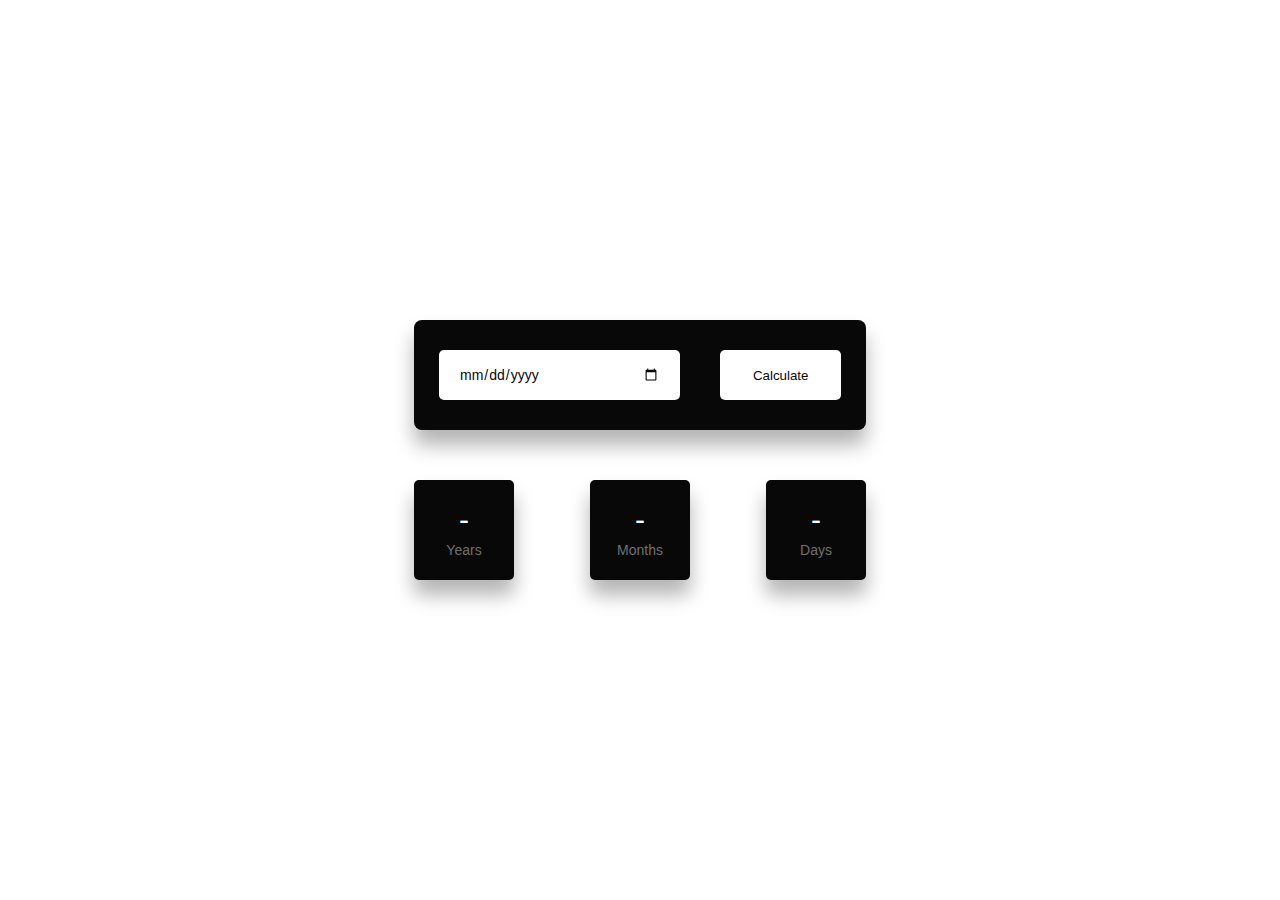
<file: Advanced/Age Calculator/index.html>
<!DOCTYPE html>
<html lang="en">

<head>
    <meta charset="UTF-8">
    <meta http-equiv="X-UA-Compatible" content="IE=edge">
    <meta name="viewport" content="width=device-width, initial-scale=1.0">
    <title>Age Calculator </title>
    <link rel="stylesheet" href="style.css">
</head>

<body>
    <div class="container">
        <div class="inputs-wrapper">
            <input type="date" id="date-input">
            <button onclick="ageCalculate()">Calculate</button>
        </div>
        <div class="outputs-wrapper">
            <div>
                <span id="years">
                    -
                </span>
                <p>
                    Years
                </p>
            </div>
            <div>
                <span id="months">
                    -
                </span>
                <p>
                    Months
                </p>
            </div>
            <div>
                <span id="days">
                    -
                </span>
                <p>
                    Days
                </p>
            </div>
        </div>
    </div>



    <script src="./app.js"></script>
</body>

</html>
</file>
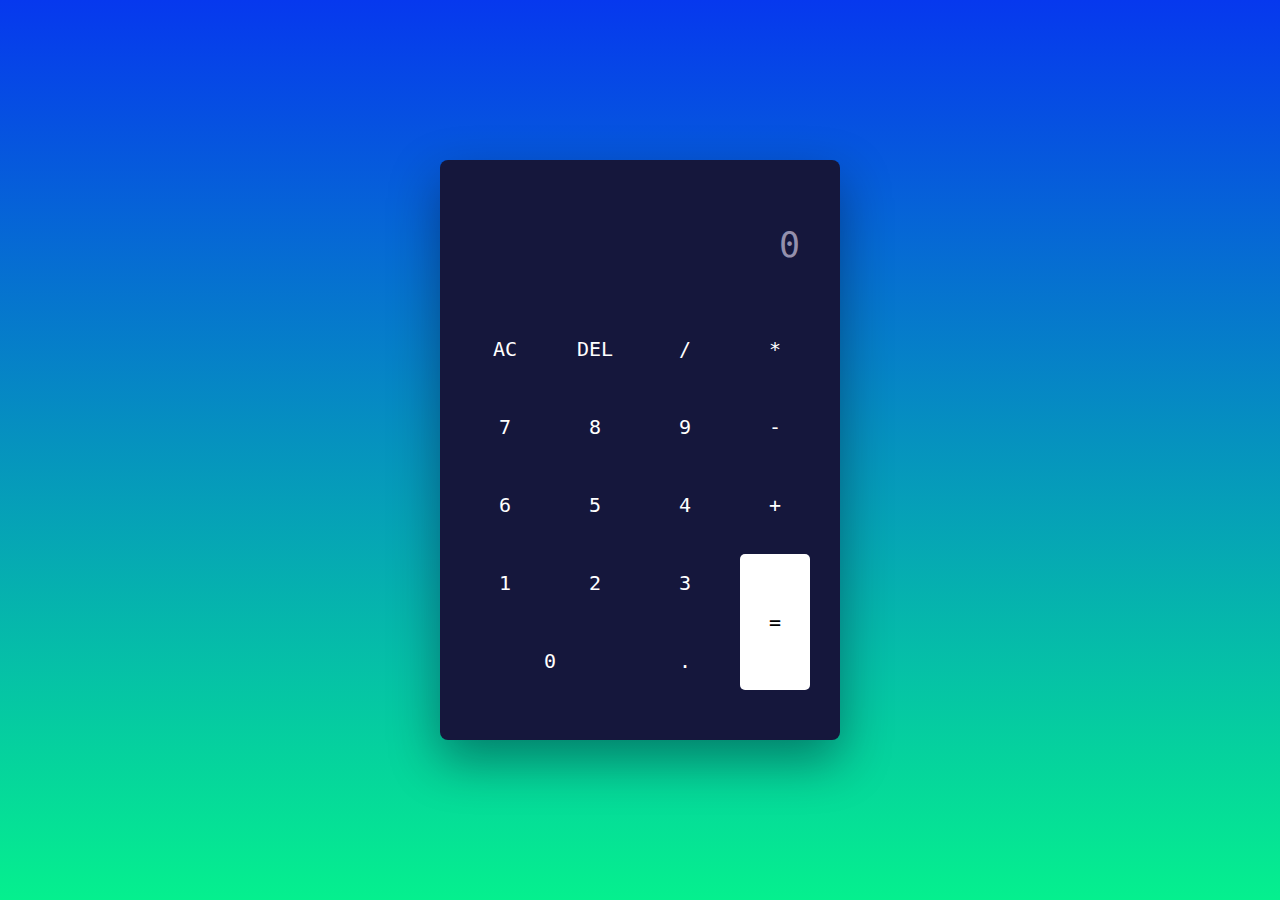
<file: Advanced/Calcuator/index.html>
<!DOCTYPE html>
<html lang="en">
<head>
    <meta charset="UTF-8">
    <meta http-equiv="X-UA-Compatible" content="IE=edge">
    <meta name="viewport" content="width=device-width, initial-scale=1.0">
    <title>Js CalCulator</title>
    <link rel="stylesheet" href="style.css">
</head>
<body>
    <div class="calculator">
        <div class="display">
          <input type="text" placeholder="0" id="input" disabled />
        </div>
        <div class="buttons">
          <input type="button" value="AC" id="clear" />
          <input type="button" value="DEL" id="erase" />
          <input type="button" value="/" class="input-button" />
          <input type="button" value="*" class="input-button" />
          <input type="button" value="7" class="input-button" />
          <input type="button" value="8" class="input-button" />
          <input type="button" value="9" class="input-button" />
          <input type="button" value="-" class="input-button" />
          <input type="button" value="6" class="input-button" />
          <input type="button" value="5" class="input-button" />
          <input type="button" value="4" class="input-button" />
          <input type="button" value="+" class="input-button" />
          <input type="button" value="1" class="input-button" />
          <input type="button" value="2" class="input-button" />
          <input type="button" value="3" class="input-button" />
          <input type="button" value="=" id="equal" />
          <input type="button" value="0" class="input-button" />
          <input type="button" value="." class="input-button" />
        </div>
      </div>

    <script src="./app.js"></script>
</body>
</html>
</file>
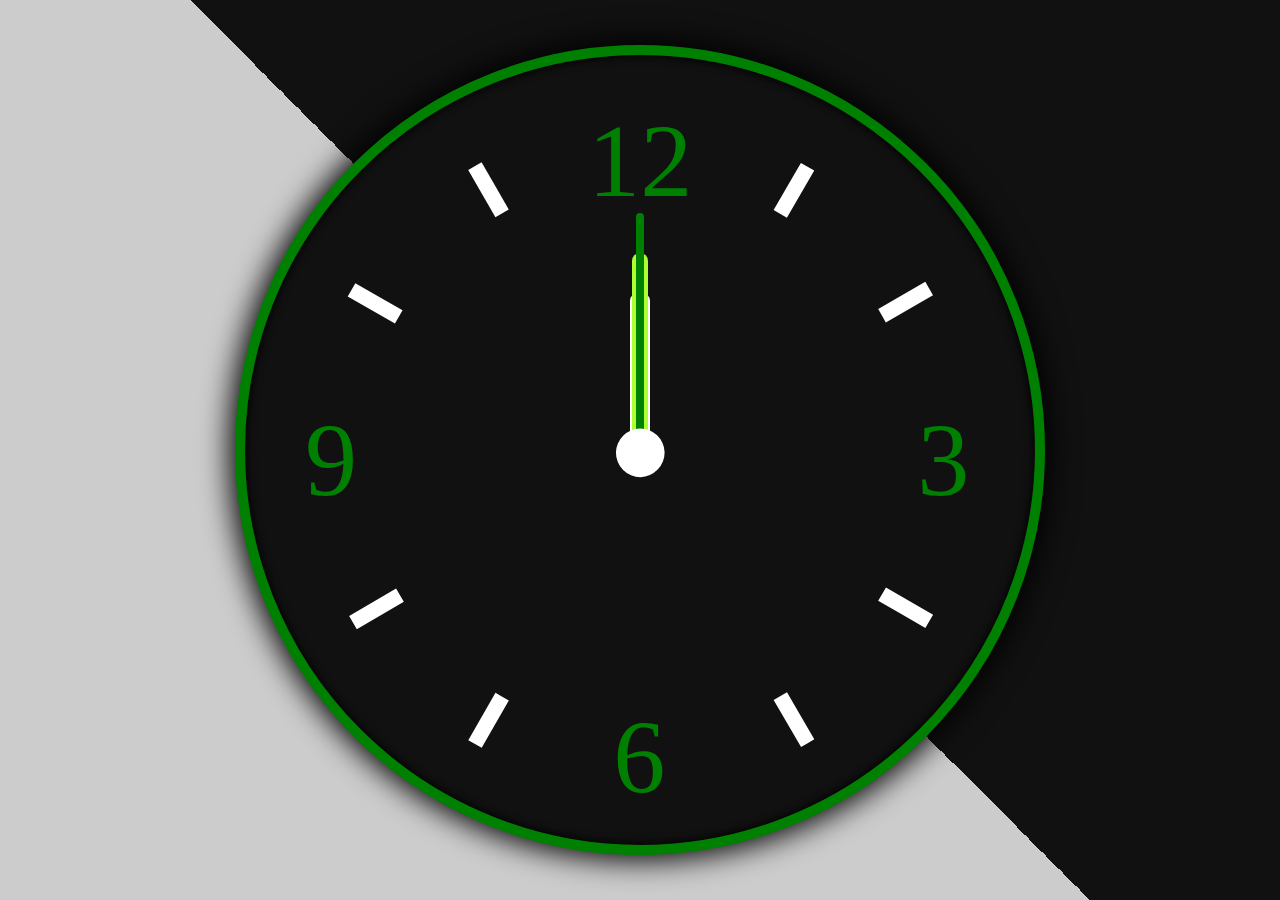
<file: Advanced/Clock/index.html>
<!DOCTYPE html>
<html lang="en">
<head>
    <meta charset="UTF-8">
    <meta http-equiv="X-UA-Compatible" content="IE=edge">
    <meta name="viewport" content="width=device-width, initial-scale=1.0">
    <title>Document</title>
    <link rel="stylesheet" href="./style.css">
</head>
<body>
    <div class="clock">
        <div id="hourhand"></div>
        <div id="minhand"></div>
        <div id="sechand"></div>
        <svg id="Layer_1" data-name="Layer 1" width="320" height="320" viewBox="0 0 320 320">

            <title>clock new temp</title>

            <circle cx="160" cy="160" r="160" style="fill: none" />

            <g>

                <path
                    d="M90.41829,46.56813l5.40956-3.12228c3.66372,6.36569,7.30721,12.69624,11.01555,19.13948l-5.40783,3.1334Z"
                    style="fill: #fff" />

                <path
                    d="M63.82572,103.36729,60.74883,108.796,41.60629,97.8415,44.69,92.43065C51.07971,96.08258,57.38641,99.68705,63.82572,103.36729Z"
                    style="fill: #fff" />

                <path
                    d="M101.45571,258.35751c1.88379,1.08545,3.5949,2.0714,5.41266,3.11878-3.66,6.36731-7.2817,12.66808-10.97572,19.09463l-5.44582-3.043C94.12876,271.1164,97.76594,264.78275,101.45571,258.35751Z"
                    style="fill: #fff" />

                <path
                    d="M225.17634,43.69783c1.84207,1.05807,3.55478,2.04183,5.40949,3.10718l-11.08332,19.12-5.37464-3.1643C217.80213,56.42121,221.46346,50.104,225.17634,43.69783Z"
                    style="fill: #fff" />

                <path
                    d="M275.58741,232.09351c-6.436-3.71452-12.7328-7.34863-19.12046-11.03525,1.07107-1.82437,2.0849-3.55131,3.16364-5.38875l19.09655,11.025C277.67729,228.49981,276.67215,230.22819,275.58741,232.09351Z"
                    style="fill: #fff" />

                <path
                    d="M45.2884,232.626l-3.10166-5.42688,19.01835-11.11293c1.07566,1.84659,2.08195,3.57412,3.13731,5.38585Z"
                    style="fill: #fff" />

                <path
                    d="M275.56452,91.88642c1.07864,1.87784,2.0608,3.58763,3.10882,5.4121L259.56711,108.361c-1.03017-1.82147-2.015-3.56272-3.0717-5.43122Z"
                    style="fill: #fff" />

                <path
                    d="M214.13,261.22387l5.41128-3.12022c3.68242,6.34842,7.34868,12.669,11.06216,19.071-1.8268,1.07453-3.5612,2.09471-5.36191,3.15387Z"
                    style="fill: #fff" />

                <text transform="translate(149.2113 298.5818)"
                    style="font-size: 42.23796081542969px;fill: green ;font-family: WorkSans-Regular, Work Sans">6</text>

                <path
                    d="M160.19628,170.99376a9.94806,9.94806,0,0,1-9.944-9.96613,9.86362,9.86362,0,0,1,19.71948-.17825A10.01217,10.01217,0,0,1,160.19628,170.99376Z"
                    style="fill: #fff" />

                <text transform="translate(24.27283 178.11598)"
                    style="font-size: 42.23796081542969px;fill: green ;font-family: WorkSans-Regular, Work Sans">9</text>

                <text transform="translate(272.33728 178.11598)"
                    style="font-size: 42.23796081542969px;fill: green ;font-family: WorkSans-Regular, Work Sans">3</text>

                <text transform="translate(138.97937 57.27126)"
                    style="font-size: 42.23796081542969px;fill: green ;font-family: WorkSans-Regular, Work Sans">12</text>

            </g>

        </svg>
    </div>

    <script src="./app.js"></script>
    
</body>
</html>
</file>
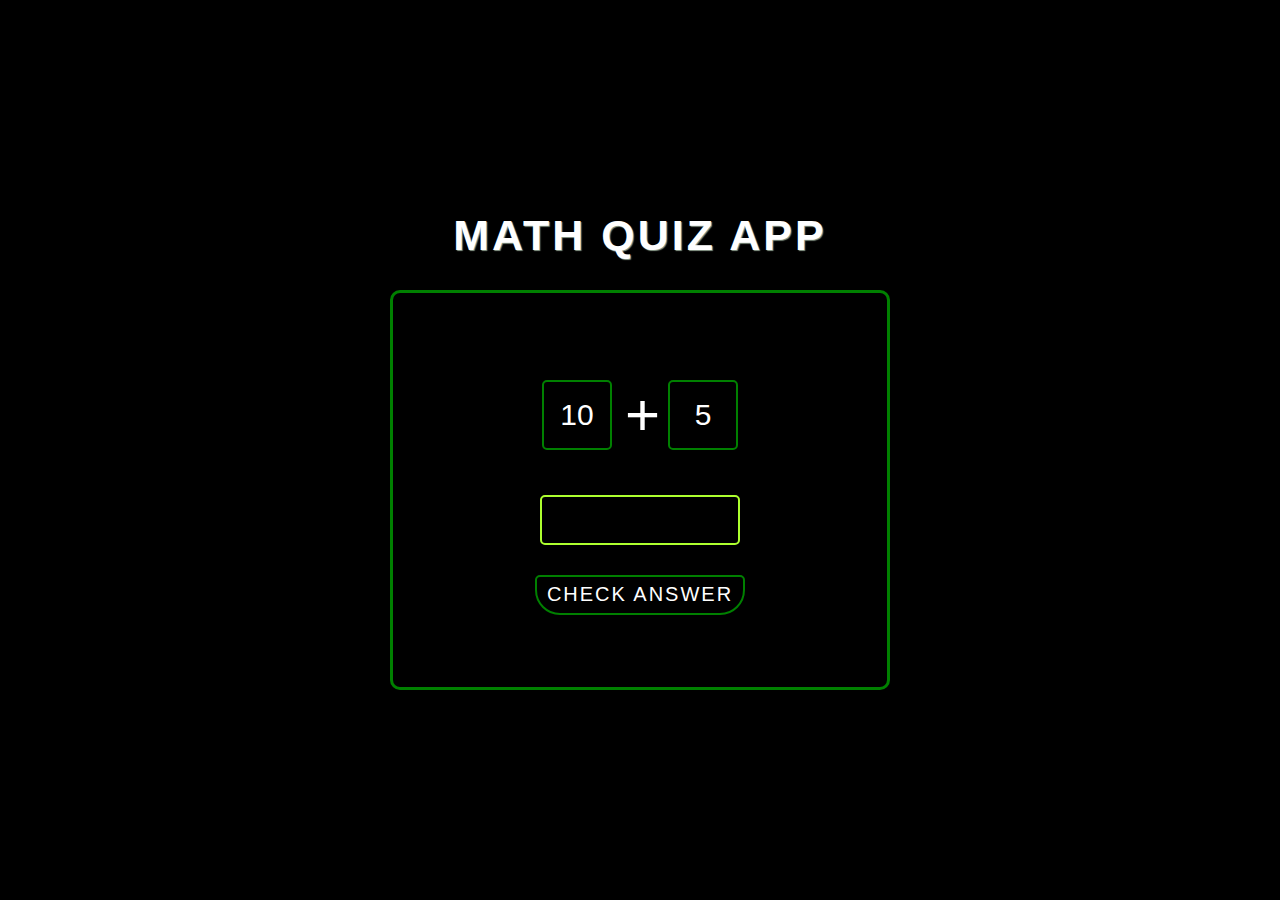
<file: Advanced/Maths Quiz App/index.html>
<!DOCTYPE html>
<html lang="en">
<head>
    <meta charset="UTF-8">
    <meta http-equiv="X-UA-Compatible" content="IE=edge">
    <meta name="viewport" content="width=device-width, initial-scale=1.0">
    <title>Maths Quiz App</title>
    <link rel="stylesheet" href="style.css">
</head>
<body>
    <section>
        <h1>Math Quiz App</h1>
    <div class="center">
        <div class="inbox">
            <div class="box-1">
                <input type="text" id="v1">
            </div>
            <div class="box-1">
                <p>+</p>
            </div>
            <div class="box-1">
                <input type="text" id="v2">
            </div>
        </div>
        <div class="middelbox">
            <input type="text" id="answ">
        </div>
        <div class="sent">
            <button onclick="jsGAme()">Check Answer</button>
        </div>
    </div>
    </section>
    


    <script src="./app.js"></script>
</body>
</html>
</file>
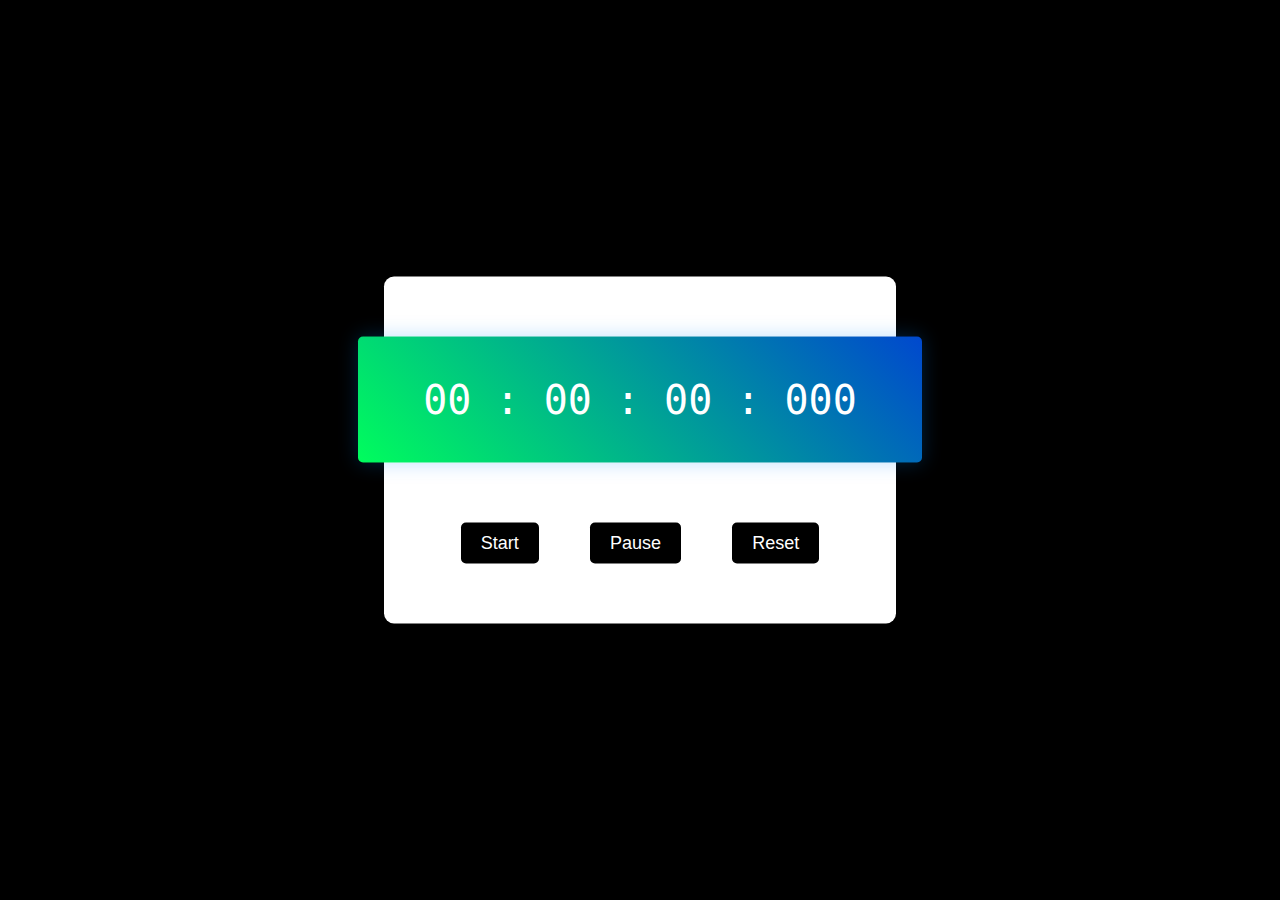
<file: Advanced/Stopwatch/index.html>
<!DOCTYPE html>
<html lang="en">
<head>
    <meta charset="UTF-8">
    <meta http-equiv="X-UA-Compatible" content="IE=edge">
    <meta name="viewport" content="width=device-width, initial-scale=1.0">
    <title>Stopwatch</title>
    <link rel="stylesheet" href="style.css">
</head>
<body>
    <div class="container">
        <div class="timerDisplay">
            00 : 00 : 00 : 000
        </div>
        <div class="buttons">
            <button id="startTimer">Start</button>
            <button id="pauseTimer">Pause</button>
            <button id="resetTimer">Reset</button>
        </div>
    </div>



    <script src="./app.js"></script>    
</body>
</html>
</file>
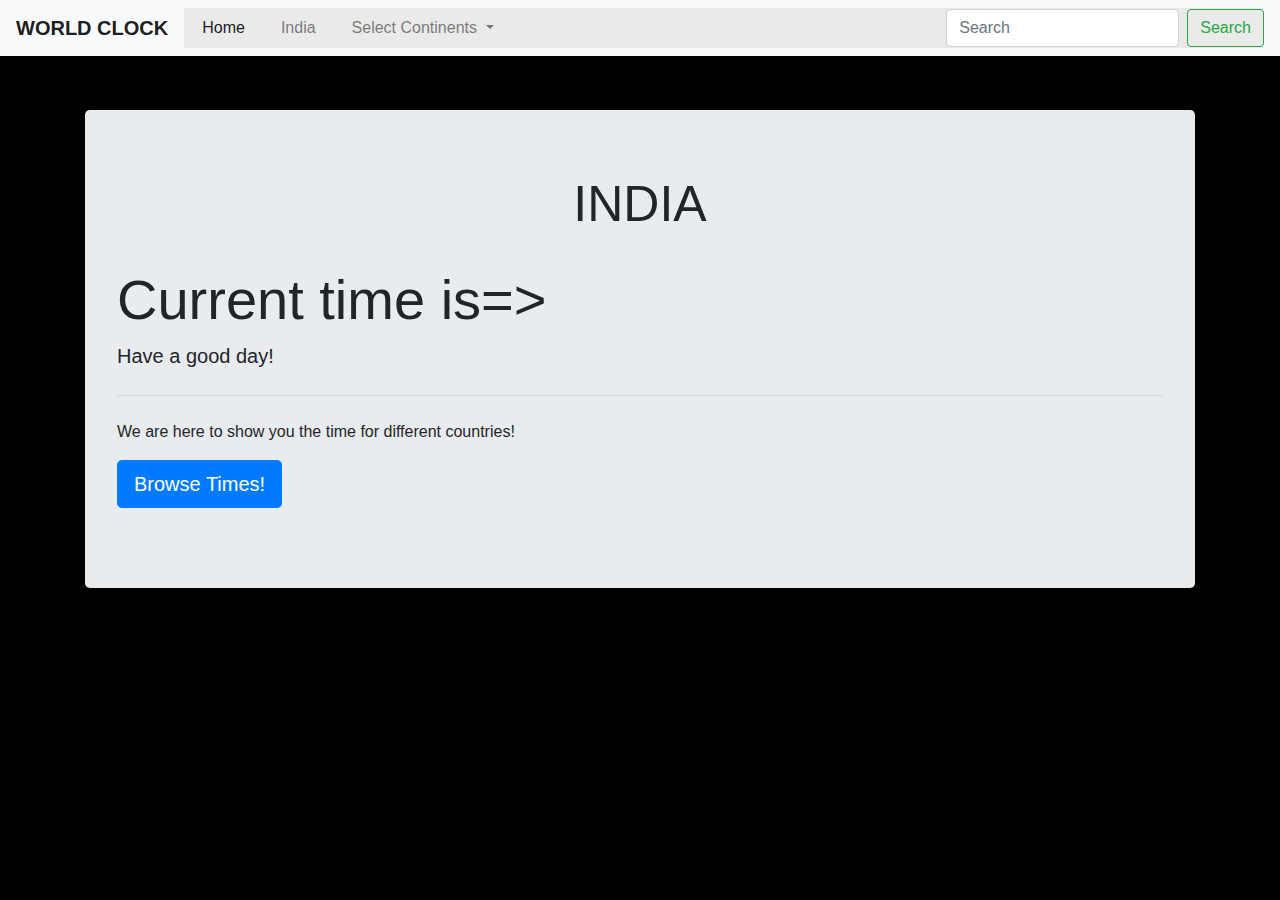
<file: Basic/Clock/index.html>
<!doctype html>
<html lang="en">
  <head>
    <!-- Required meta tags -->
    <meta charset="utf-8">
    <meta name="viewport" content="width=device-width, initial-scale=1, shrink-to-fit=no">

    <!-- Bootstrap CSS -->
    <link rel="stylesheet" href="https://cdn.jsdelivr.net/npm/bootstrap@4.0.0/dist/css/bootstrap.min.css" integrity="sha384-Gn5384xqQ1aoWXA+058RXPxPg6fy4IWvTNh0E263XmFcJlSAwiGgFAW/dAiS6JXm" crossorigin="anonymous">
    <link rel="stylesheet" href="index.css">
    <title>WORLD CLOCK!</title>
  </head>
  <body>
      <div class="main_navbar">
        <nav class="navbar navbar-expand-lg navbar-light bg-light">
            <a class="navbar-brand" href="#"><b>WORLD CLOCK</b></a>
            <button class="navbar-toggler" type="button" data-toggle="collapse" data-target="#navbarSupportedContent" aria-controls="navbarSupportedContent" aria-expanded="false" aria-label="Toggle navigation">
              <span class="navbar-toggler-icon"></span>
            </button>

            <div class="collapse navbar-collapse" id="navbarSupportedContent">
              <ul class="navbar-nav mr-auto">
                <li class="nav-item active">
                  <a class="nav-link" href="index.html">Home<span class="sr-only">(current)</span></a>
                </li>
                <li class="nav-item">
                  <a class="nav-link" href="">India</a>
                </li>
                <li class="nav-item dropdown">
                  <a class="nav-link dropdown-toggle" href="#" id="navbarDropdown" role="button" data-toggle="dropdown" aria-haspopup="true" aria-expanded="false">
                    Select Continents
                  </a>
                  <div class="dropdown-menu" aria-labelledby="navbarDropdown">
                    <a class="dropdown-item" href="usa.html">North and South America</a>
                    <a class="dropdown-item" href="#">Europe</a>
                    <a class="dropdown-item" href="#">Asia</a>
                    <div class="dropdown-divider"></div>
                    <a class="dropdown-item" href="#">Something else here</a>
                  </div>
                </li>
              </ul>
              <form class="form-inline my-2 my-lg-0">
                <input class="form-control mr-sm-2" type="search" placeholder="Search" aria-label="Search">
                <button class="btn btn-outline-success my-2 my-sm-0" type="submit">Search</button>
              </form>
            </div>
          </nav>
      </div>

            <div class="container my-4">
                <div class="jumbotron">
                  <h1 id="home_india">INDIA</h1><br>
                    <h1 class="display-4">Current time is=> <span id="time"> </span></h1>
                    <p class="lead"><b>Have a good day!</b></p>
                    <hr class="my-4">
                    <p>We are here to show you the time for different countries!</p>
                    <p class="lead">
                      <a class="btn btn-primary btn-lg" href="#" role="button">Browse Times!</a>
                    </p>
                </div>
            </div>

    <!-- Optional JavaScript -->
    <!-- jQuery first, then Popper.js, then Bootstrap JS -->
    <script src="https://code.jquery.com/jquery-3.2.1.slim.min.js" integrity="sha384-KJ3o2DKtIkvYIK3UENzmM7KCkRr/rE9/Qpg6aAZGJwFDMVNA/GpGFF93hXpG5KkN" crossorigin="anonymous"></script>
    <script src="https://cdn.jsdelivr.net/npm/popper.js@1.12.9/dist/umd/popper.min.js" integrity="sha384-ApNbgh9B+Y1QKtv3Rn7W3mgPxhU9K/ScQsAP7hUibX39j7fakFPskvXusvfa0b4Q" crossorigin="anonymous"></script>
    <script src="https://cdn.jsdelivr.net/npm/bootstrap@4.0.0/dist/js/bootstrap.min.js" integrity="sha384-JZR6Spejh4U02d8jOt6vLEHfe/JQGiRRSQQxSfFWpi1MquVdAyjUar5+76PVCmYl" crossorigin="anonymous"></script>
    <script src="index.js"></script>
  </body>
</html>
</file>
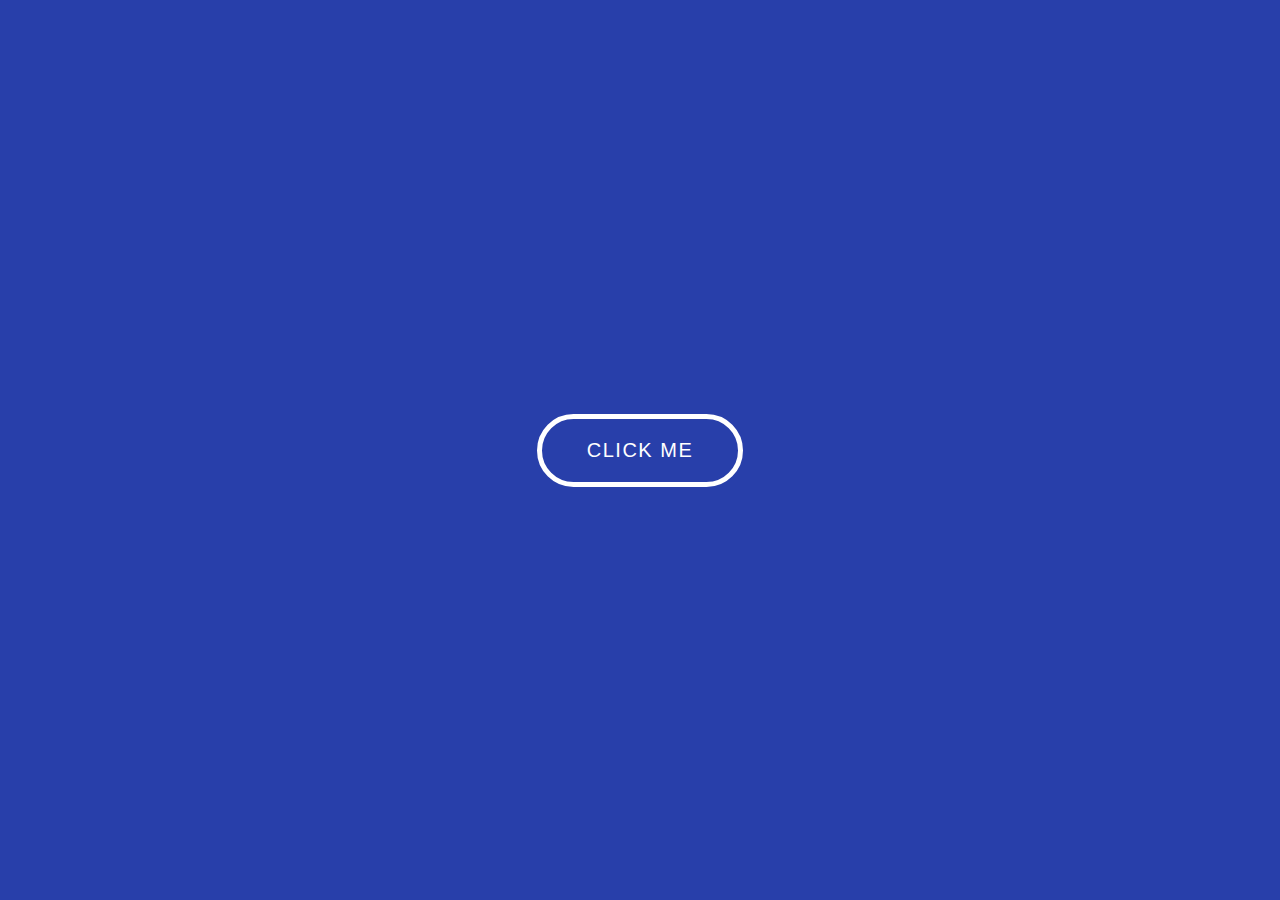
<file: Basic/Random Background color on Click/index.html>
<!DOCTYPE html>
<html lang="en">
<head>
    <meta charset="UTF-8">
    <meta http-equiv="X-UA-Compatible" content="IE=edge">
    <meta name="viewport" content="width=device-width, initial-scale=1.0">
    <title>Random Backgroung Color</title>
    <link rel="stylesheet" href="style.css">
</head>
<body>

    <button onclick="changeColor()">CLICK ME</button>

    <script src="./app.js"></script>
</body>
</html>
</file>
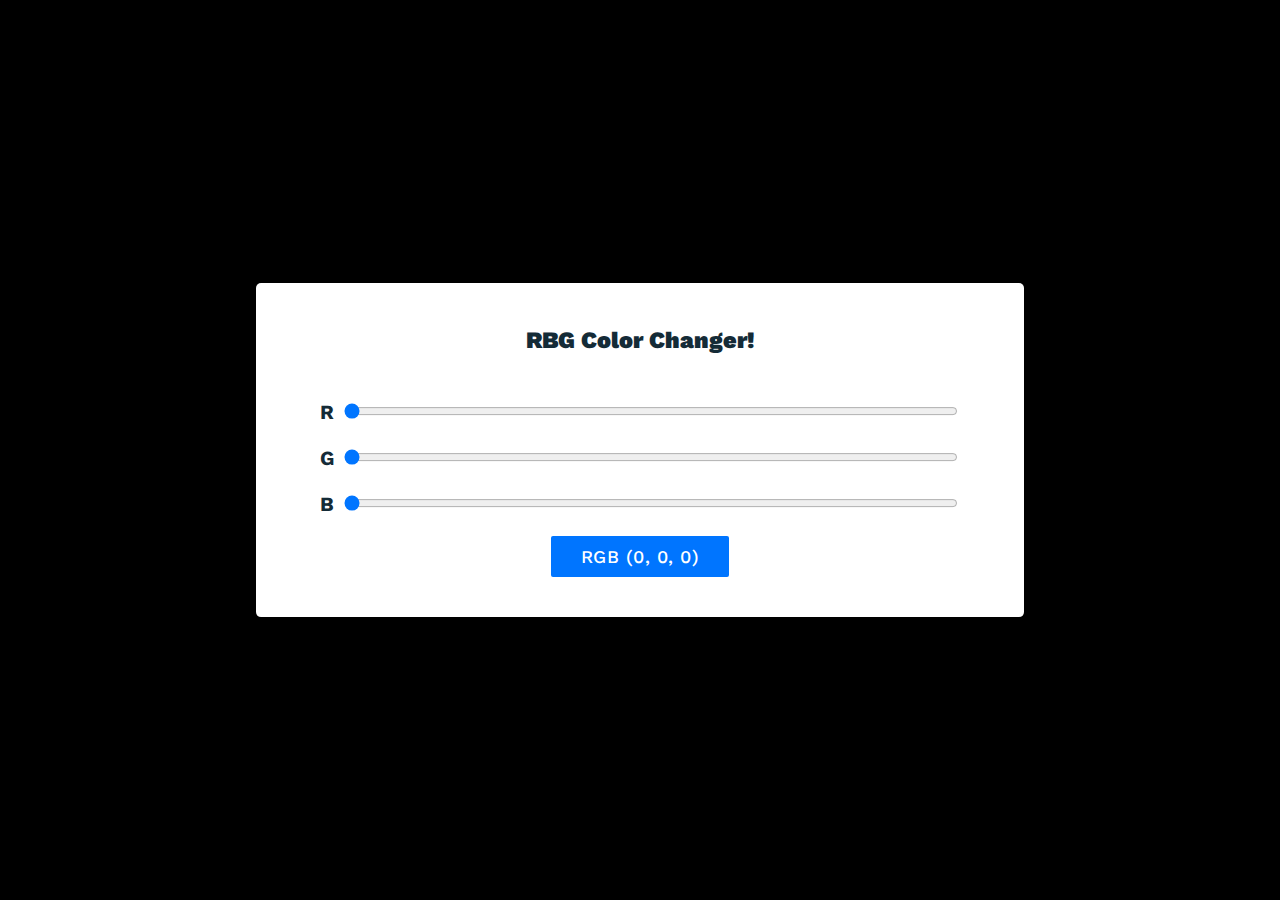
<file: Basic/RGB Color Slider/index.html>
<!DOCTYPE html>
<html lang="en">
<head>
    <title>RGB Color Slider</title>
    <!--Google Font-->
    <link href="https://fonts.googleapis.com/css2?family=Work+Sans:wght@500&display=swap" rel="stylesheet">
    <!--Stylesheet-->
    <link rel="stylesheet" href="style.css">
</head>
<body>
   <div class="container">
    <h3><b>RBG Color Changer!</b></h3>
       <div class="wrapper">
           <b>R</b><input type="range" min="0" max="255" value="0" id="red" oninput="colors()">
       </div>
       <div class="wrapper">
            <b>G</b><input type="range" min="0" max="255" value="0" id="green" oninput="colors()">
        </div>
        <div class="wrapper">
            <b>B</b><input type="range" min="0" max="255" value="0" id="blue" oninput="colors()">
        </div>
        <span id="output">RGB (0, 0, 0)</span>

        <script>
            function colors(){
                var red= document.getElementById("red").value;
                var green = document.getElementById("green").value;
                var blue = document.getElementById("blue").value;
                document.body.style.backgroundColor = 
                'rgb(' + red + ',' + green + ',' + blue + ')';
                document.getElementById("output").innerHTML =  'RGB (' + red + ',' + green + ',' + blue + ')' ;
            }
        </script>
   </div>
</body>
</html>

<!-- 
    <====================Notes=====================>
    1. For Input
        min , max 
        type-> range
        oninput function

    2. document.body.style.backgroundColor method is not conventional
        it is different (remember!)
        eg. rgb(123,122,123)

    3. InnerHTML as conventional as always! 
 -->
</file>
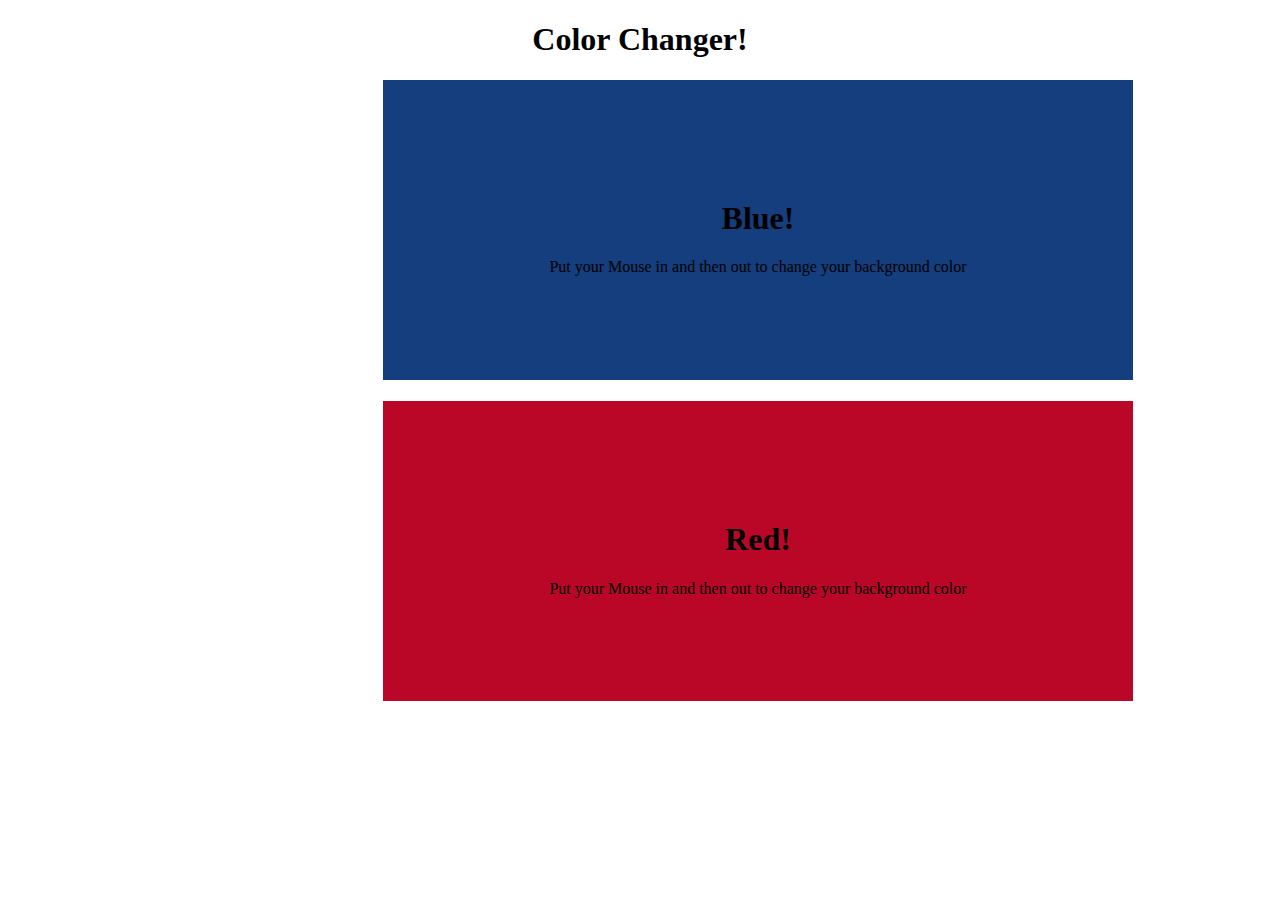
<file: Basic/Color Changer/colorChanger.html>
<!DOCTYPE html>
<html lang="en" dir="ltr">
  <head>
    <meta charset="utf-8">
    <title>JavaScript Color Changer! </title>
    <link rel="stylesheet" href="colorChanger.css">
  </head>
  <body>
    <h1 id="head">Color Changer!</h1>

  <div class="divOne" onmouseover="changeDivOne()" onmouseout="clar()">
    <h1>Blue!</h1>
    <p>Put your Mouse in and then out to change your background color</p>
  </div>

  <div class="divTwo" onmouseover="changeDivTwo()" onmouseout="clar()">
    <h1>Red!</h1>
    <p> Put your Mouse in and then out to change your background color</p>
  </div>

  <script type="text/javascript" src="colorChanger.js"></script>
  </body>
</html>
</file>
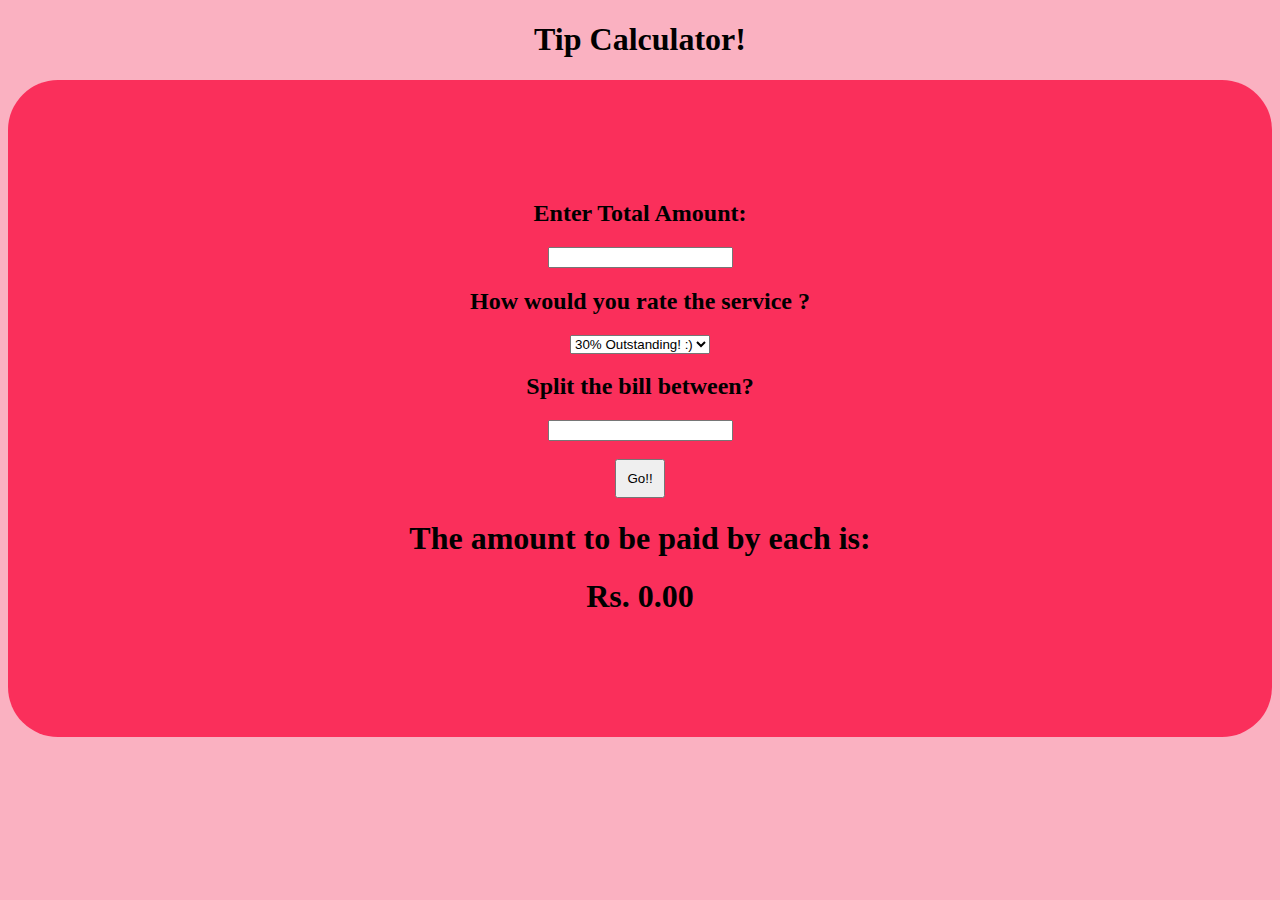
<file: Basic/Tip Calculator/Tip Calculator.html>
<!DOCTYPE html>
<html lang="en" dir="ltr">
  <head>
    <meta charset="utf-8">
    <title>Tip Calculator!</title>
    <link rel="stylesheet" href="Tip_Calculator.css">
  </head>
  <body>
    <h1>Tip Calculator!</h1>
    <form class="" action="index.html" method="post">
      <h2>Enter Total Amount:</h2>
      <input id='amount' type="text" name="" value="">
      <h2>How would you rate the service ?</h2>
      <select id='quality' class="" name="">
        <option value="0.30">30% Outstanding! :)</option>
        <option value="0.20">20% Good! :)</option>
        <option value="0.15">15% It was OK :|</option>
        <option value="0.10">10% Bad :(</option>
        <option value="0.05">5% Terrible :(</option>
      </select>
      <h2>Split the bill between?</h2>
      <input id='split' type="text" name="" value="">
      <br>
      <br>
      <button type="button" onclick="calculate()" name="button">Go!!</button>
      <h1>The amount to be paid by each is: <h1 id='ans'>Rs. 0.00</h1></h1>
    </form>


    <script type="text/javascript" src="Tip_Calculator.js"></script>
  </body>
</html>
</file>
<file: Advanced/Age Calculator/style.css>
*,
*:before,
*:after{
    padding: 0;
    margin: 0;
    box-sizing: border-box;
}
body{
    background-color: #fff;
}
.container{
    width: 40%;
    min-width: 450px;
    position: absolute;
    transform: translate(-50%,-50%);
    left: 50%;
    top: 50%;
    padding: 50px 30px;
}
.container *{
    font-family: "Poppins",sans-serif;
    border: none;
    outline: none;
}
.inputs-wrapper{
    background-color: #080808;
    padding: 30px 25px;
    border-radius: 8px;
    box-shadow: 0 15px 20px rgba(0,0,0,0.3);
    margin-bottom: 50px;
}
input,
button{
    height: 50px;
    background-color: #ffffff;
    color: #080808;
    font-weight: 500;
    border-radius: 5px;
}
input{
    width: 60%;
    padding: 0 20px;
    font-size: 14px;
}
button{
    width: 30%;
    float: right;
}
.outputs-wrapper{
    width: 100%;
    display: flex;
    justify-content: space-between;
}
.outputs-wrapper div{
    height: 100px;
    width: 100px;
    background-color: #080808;
    border-radius: 5px;
    color: #ffffff;
    display: grid;
    place-items: center;
    padding: 20px 0;
    box-shadow: 0 15px 20px rgba(0,0,0,0.3);
}
span{
    font-size: 30px;
    font-weight: 500;
}
p{
    font-size: 14px;
    color: #707070;
    font-weight: 400;
}
</file>
<file: Advanced/Calcuator/style.css>
* {
    padding: 0;
    margin: 0;
    box-sizing: border-box;
    font-family: "Roboto Mono", monospace;
  }
  body {
    height: 100vh;
    background: linear-gradient(#0638ee, #05f08e);
  }
  .calculator {
    width: 400px;
    background-color: #15173c;
    padding: 50px 30px;
    position: absolute;
    transform: translate(-50%, -50%);
    top: 50%;
    left: 50%;
    border-radius: 8px;
    box-shadow: 0 20px 50px rgba(0, 5, 24, 0.4);
  }
  .display {
    width: 100%;
  }
  .display input {
    width: 100%;
    padding: 15px 10px;
    text-align: right;
    border: none;
    background-color: transparent;
    color: #ffffff;
    font-size: 35px;
  }
  .display input::placeholder {
    color: #9490ac;
  }
  .buttons {
    display: grid;
    grid-template-columns: repeat(4, 1fr);
    grid-gap: 20px;
    margin-top: 40px;
  }
  .buttons input[type="button"] {
    font-size: 20px;
    padding: 17px;
    border: none;
    background-color: transparent;
    color: #ffffff;
    cursor: pointer;
    border-radius: 5px;
  }
  .buttons input[type="button"]:hover {
    box-shadow: 0 8px 25px #000d2e;
  }
  input[type="button"]#equal {
    grid-row: span 2;
    background-color: #fff;
    color: #000;
  }
  input[type="button"][value="0"] {
    grid-column: span 2;
  }
</file>
<file: Advanced/Clock/style.css>
*{
    padding: 0;
    margin: 0;
    box-sizing: border-box;
}
body{
    height: 100vh;
    width: 100vw;
    background: linear-gradient(45deg,#ccc 50%,#111 50%);
}
.clock{
    height: 90vmin;
    width: 90vmin;
    background: #111;
    border-radius: 50%;
    border: 10px solid green;
    position: absolute;
    top: 50%;
    left: 50%;
    transform: translate(-50%,-50%);
    box-shadow:0 0 30px 5px black,
    inset 0 0 10px 1px black;
}
svg{
    height: 100%;
    width: 100%;
}
#hourhand{
    height: 20%;
    width: 2.50%;
    border: 2px solid #fff;
}
#minhand{
    height: 25%;
    width: 2%;
    background: greenyellow;
}
#sechand{
    height: 30%;
    width: 1%;
    background: green;
}
#hourhand , #minhand , #sechand{
    position: absolute;
    left: 0;
    right: 0;
    margin: auto;
    bottom: 50%;
    z-index: -1;
    border-radius: 1vmin;
    transform-origin: bottom;  
}
</file>
<file: Advanced/Maths Quiz App/style.css>
*{
    padding: 0;
    box-sizing: border-box;
    margin: 0;
}

body{
    width: 100%;
    height: 100vh;
    background: black;
    color: #fff;
    font-family: sans-serif;
}

section{
    width: 100%;
    height: 100vh;
    display: flex;
    flex-direction: column;
    justify-content: center;
    align-items: center;
}
h1{
    font-size: 43px;
    color: #fff;
    letter-spacing: 3px;
    text-transform: uppercase;
    font-weight: bold;
    padding-bottom: 30px;
    text-shadow: 1px 1px 1px #8c9c8c;
}
.center{
    width: 500px;
    height: 400px;
    background: none;
    border: 3px solid green;
    border-radius: 10px;
    -webkit-border-radius: 10px;
    -moz-border-radius: 10px;
    -ms-border-radius: 10px;
    -o-border-radius: 10px;
    display: flex;
    justify-content: center;
    align-items: center;
    flex-direction: column;
}

.inbox{
    display: flex;
    justify-content: center;
    align-items: center;
    height: 100px;
}

#v1, #v2{
    text-align: center;
    width: 70px;
    height: 70px;
    font-size: 30px;
    background: none;
    outline: none;
    border: none;
    border: 2px solid green;
    border-radius: 5px;
    -webkit-border-radius: 5px;
    -moz-border-radius: 5px;
    -ms-border-radius: 5px;
    -o-border-radius: 5px;
    color: #fff;
}

p{
    font-size: 60px;
    margin: 0 8px 0 13px;
}

.middelbox #answ{
    margin: 30px 0;
    width: 200px;
    height: 50px;
    background: none;
    outline: none;
    border: none;
    border: 2px solid greenyellow;
    border-radius: 5px;
    -webkit-border-radius: 5px;
    -moz-border-radius: 5px;
    -ms-border-radius: 5px;
    -o-border-radius: 5px;
    color: #fff;
    font-size: 25px;
    font-weight: bold;
    text-align: center;
}

button{
    width: 210px;
    height: 40px;
    background: none;
    border: none;
    border: 2px solid green;
    border-radius: 5px;
    -webkit-border-radius: 5px;
    -moz-border-radius: 5px;
    -ms-border-radius: 5px;
    -o-border-radius: 5px;
    color: #fff;
    font-size: 20px;
    font-family: sans-serif;
    cursor: pointer;
    letter-spacing: 2px;
    text-transform: uppercase;
    border-bottom-left-radius: 25px;
    border-bottom-right-radius: 25px;
    transition: all 0.3s ;
    -webkit-transition: all 0.3s ;
    -moz-transition: all 0.3s ;
    -ms-transition: all 0.3s ;
    -o-transition: all 0.3s ;
}
button:hover{
    border: 2px solid #fff;
    color: green;
}
</file>
<file: Advanced/Stopwatch/style.css>
*,
*:before,
*:after{
    padding: 0;
    margin: 0;
    box-sizing: border-box;
}
body{
    background-color: black;
}
.container{
    background-color: #fff;
    width: 40%;
    min-width: 500px;
    position: absolute;
    transform: translate(-50%,-50%);
    top: 50%;
    left: 50%;
    padding: 60px 0;
    border-radius: 10px;
}
.timerDisplay{
    position: relative;
    width: 110%;
    background: linear-gradient(
        -135deg,
        #0048ce,
        #00fd5d
    );
    left: -5%;
    padding: 40px 0;
    font-family: 'Roboto mono',monospace;
    color: #ffffff;
    font-size: 40px;
    display: flex;
    align-items: center;
    justify-content: space-around;
    border-radius: 5px;
    box-shadow: 0 0 20px rgba(0,139,253,0.25);
}
.buttons{
    width: 80%;
    margin: 60px auto 0 auto;
    display: flex;
    justify-content: space-around;
}
.buttons button{
    padding: 10px 20px;
    background-color: #000;
    color: #fff;
    border: none;
    font-family: 'Poppins',sans-serif;
    font-size: 18px;
    border-radius: 5px;
    cursor: pointer;
    outline: none;
}
</file>
<file: Basic/Clock/index.css>
body{
    background-color:black;
}
.collapse{
    background-color:rgb(234, 234, 234);
}
.nav-item{
    padding-left: 10px;
    padding-right: 10px;
}
#home_india{
text-align: center;
margin-top: 0px;
font-size: 50px;
}
.container{
    padding-top: 30px;
}
</file>
<file: Basic/Random Background color on Click/style.css>
*{
    padding: 0;
    margin: 0;
}
body{
    background-color: #283faa;
    height: 100vh;
    display: grid;
    place-items: center;
}
button{
    font-family: 'Poppins',sans-serif;
    font-size: 20px;
    padding: 20px 45px;
    background-color: transparent;
    border: 5px solid #ffffff;
    color: #ffffff;
    letter-spacing: 1.5px;
    border-radius: 50px;
    cursor: pointer;
    outline: none;
}
</file>
<file: Basic/RGB Color Slider/style.css>
body{
    background-color: #000000;
}
.container{
    background-color:#ffffff ;
    position: absolute;
    transform: translate(-50%,-50%);
    top: 50%;
    left: 50%;
    width: 60%;
    padding: 20px 0;
    box-shadow: 20px 20px 30px rgba(0,0,0,0.2);
    font-family: 'Work Sans',sans-serif;
    font-size: 20px;
    font-weight: 500;
    color: #142b37;
    border-radius: 5px;
    display: grid;
    justify-items: center;
}
.wrapper{
    width: 100%;
    text-align: center;
}
input[type="range"]{
    display: inline-block;
    width: 80%;
    margin-left: 10px;
    margin-top: 25px;
}
span{
    display: inline-block;
    text-align: center;
    margin: 20px 0;
    background-color: #0075FF;
    color: #ffffff;
    padding: 10px 30px;
    font-size: 18px;
    letter-spacing: 0.5px;
    border-radius: 2px;
}
</file>
<file: Basic/Color Changer/colorChanger.css>
h1{
  text-align: center;
  font-family: Georgia, 'Times New Roman', Times, serif;
}
.divOne{
  left: 100px;
  padding-left: 150px;
  padding-right: 150px;
  height: 300px;
  width: 450px;
  background-color:#143e7d;
  margin-left: 375px;
  text-align: center;
}
.divOne h1{
  padding-top: 120px;
}
.divTwo h1{
  padding-top: 120px;
}
.divTwo{
  padding-left: 150px;
  padding-right: 150px;
  height: 300px;
  width: 450px;
  background-color:#ba0728;
  margin-left: 375px;
  text-align: center;
}
</file>
<file: Basic/Tip Calculator/Tip_Calculator.css>
h1{
  text-align: center;
}
form{
  text-align: center;
  padding: 10px;
  background-color:#fa2f5b;
  padding: 100px;
  border-radius: 50px;
}
button{
  padding: 10px;
}
</file>
